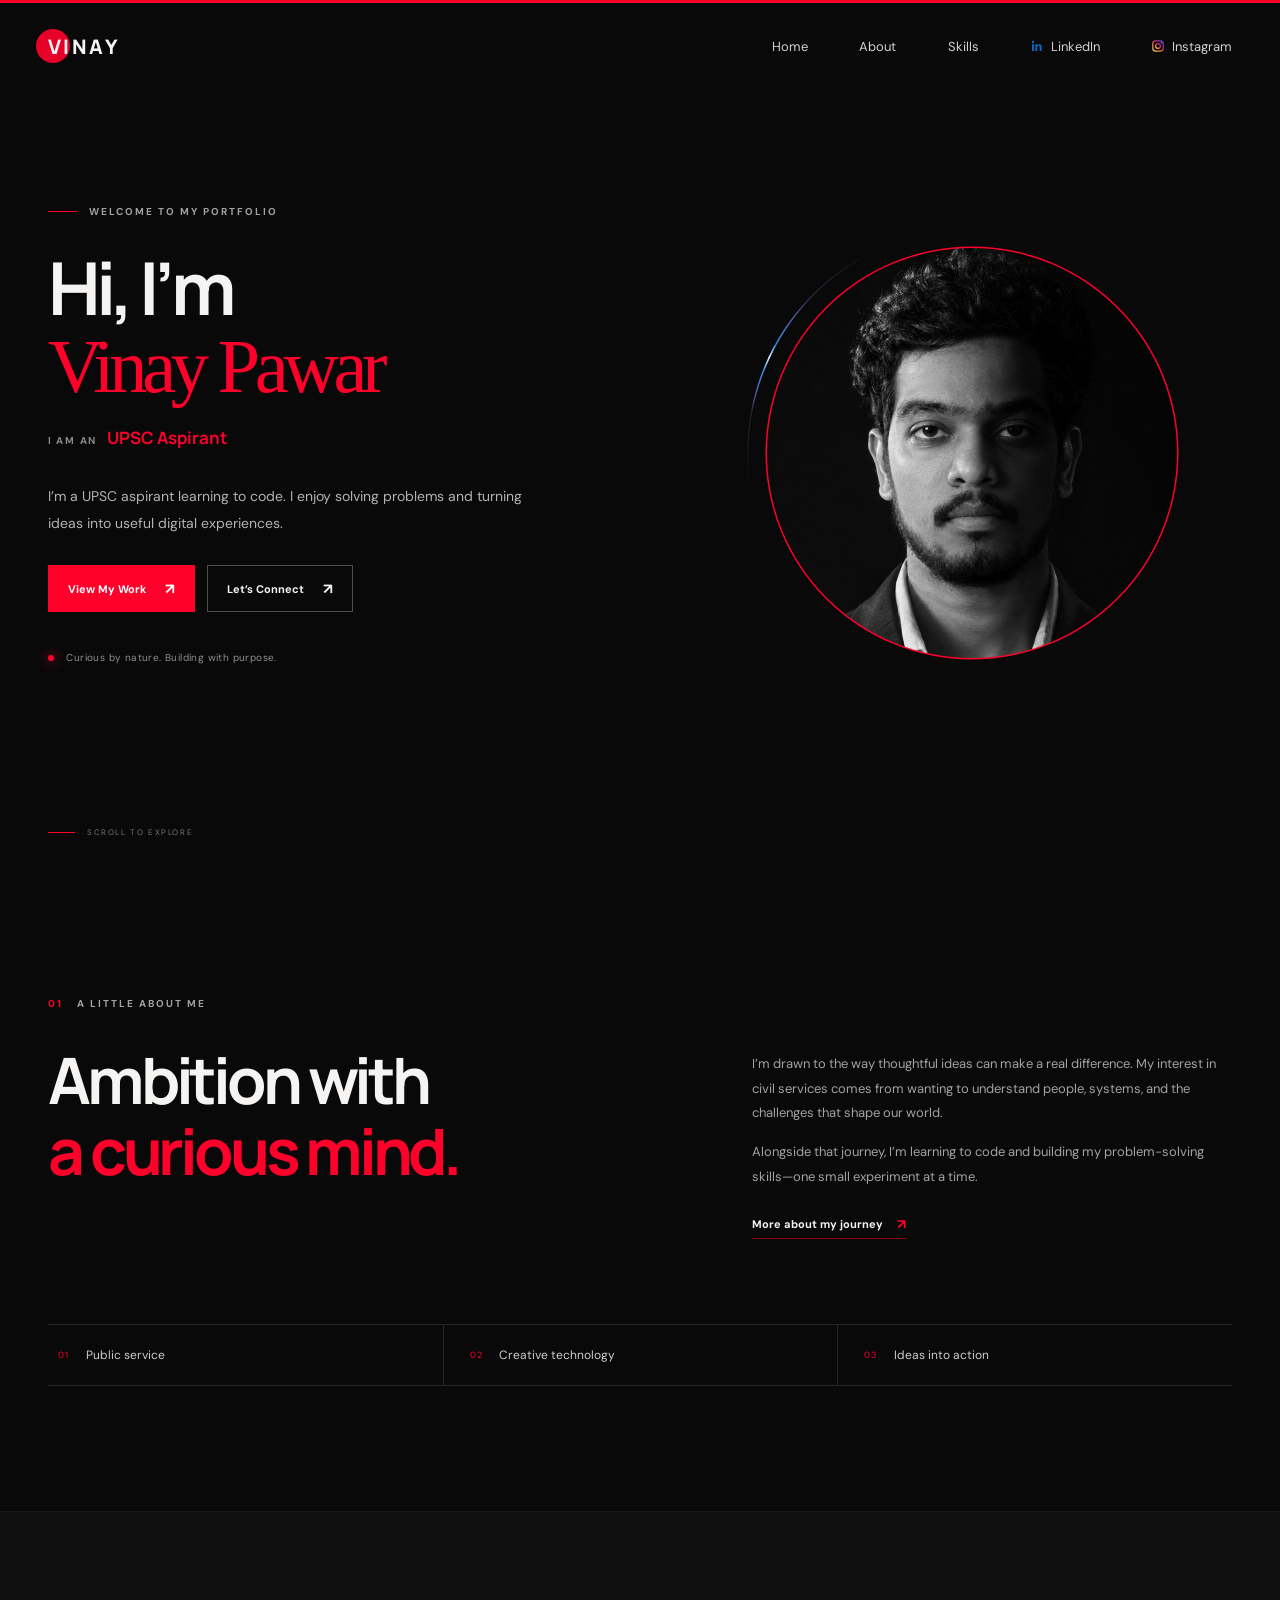
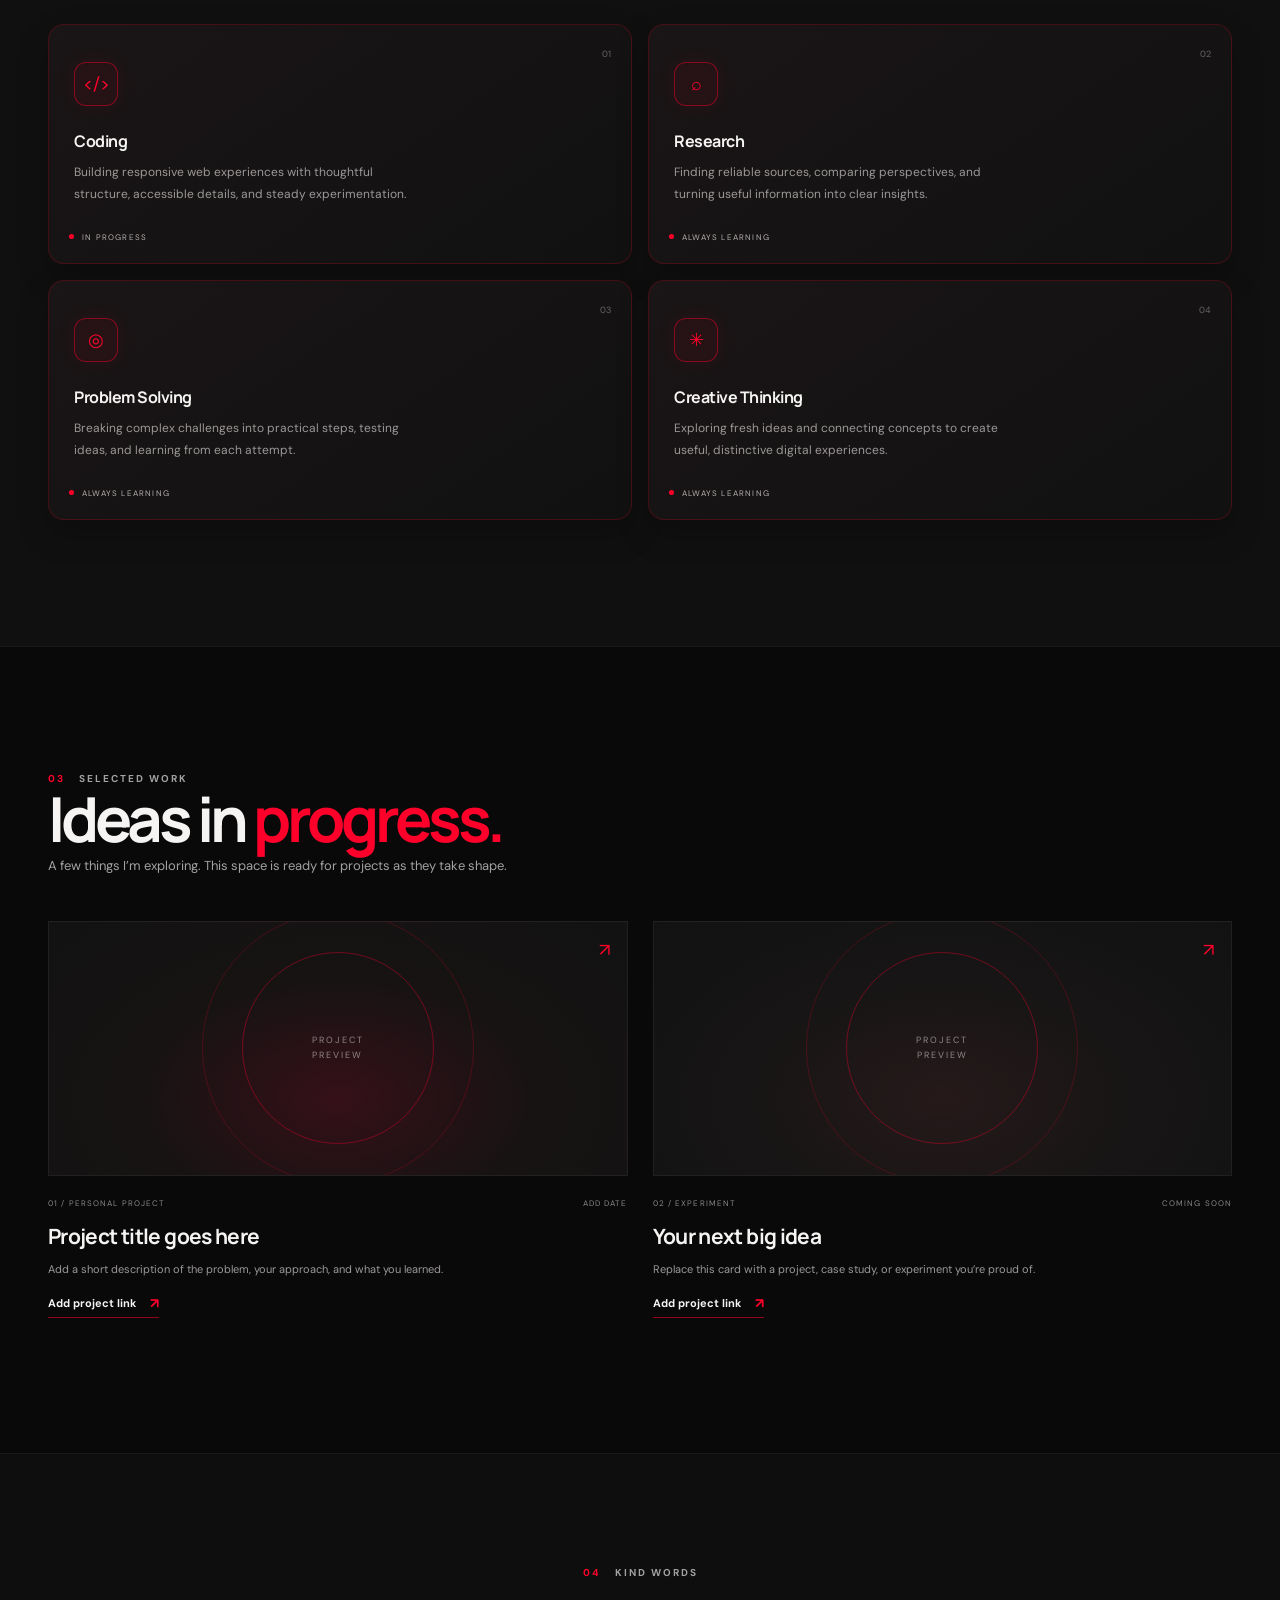
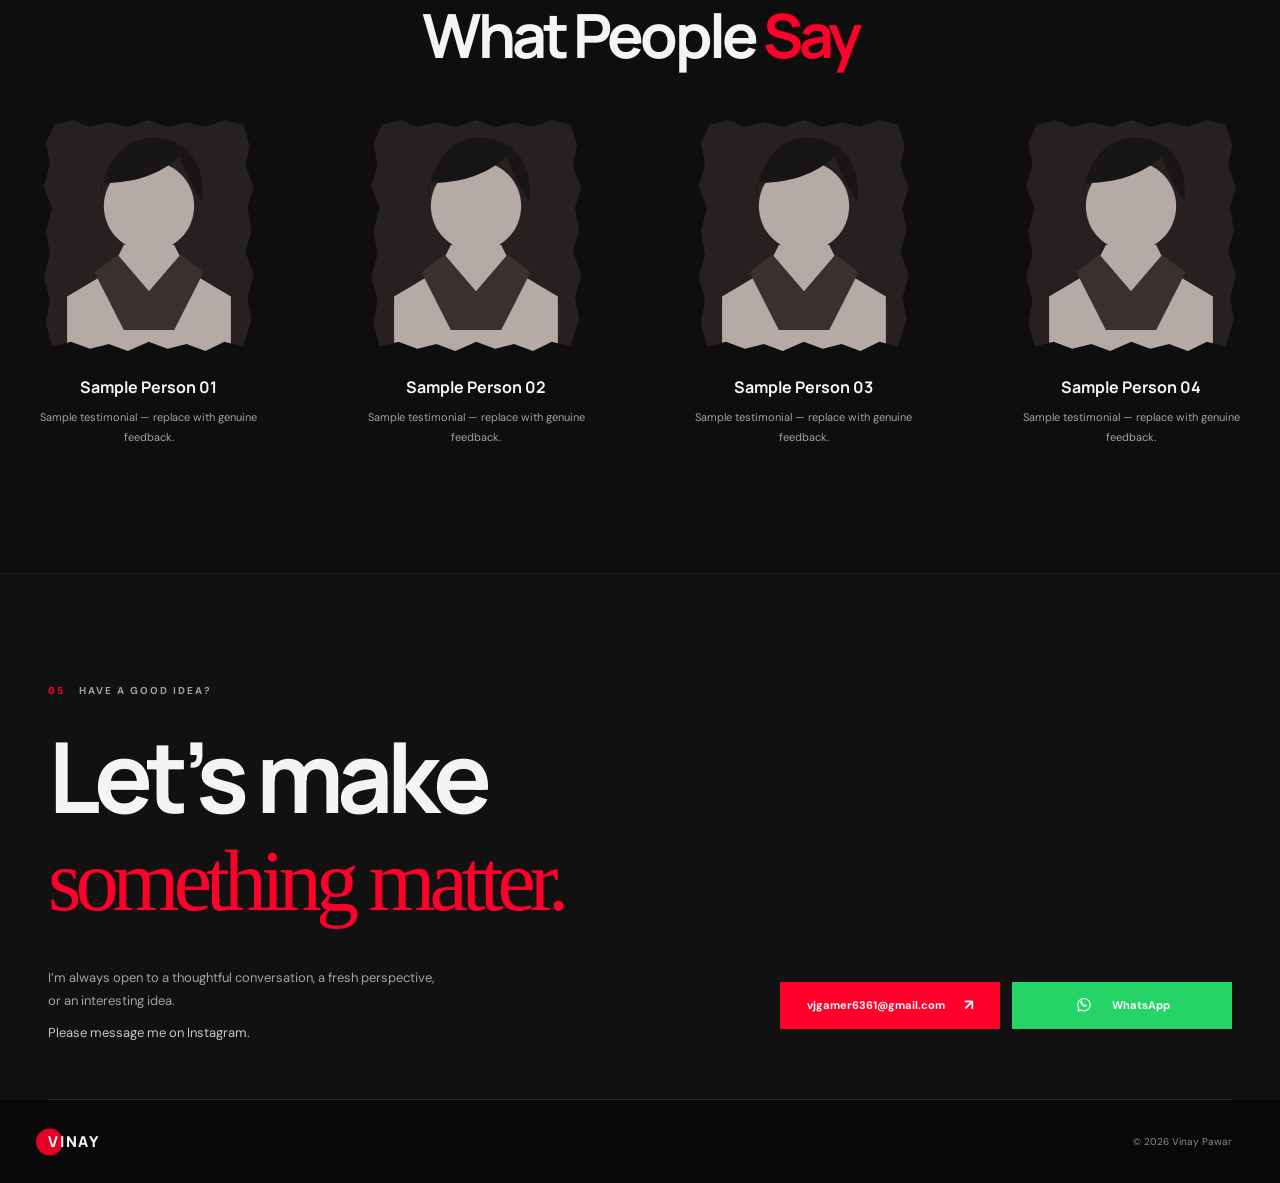
<file: index.html>
<!doctype html>
<html lang="en">
<head>
  <meta charset="utf-8">
  <meta name="viewport" content="width=device-width, initial-scale=1">
  <meta name="theme-color" content="#090909">
  <meta name="description" content="Vinay Pawar — UPSC aspirant and aspiring developer who enjoys problem-solving and building useful digital experiences.">
  <title>Vinay Pawar | Portfolio</title>
  <link rel="stylesheet" href="styles.css">
  <script src="script.js" defer></script>
</head>
<body>
  <div class="top-rule" aria-hidden="true"></div>
  <header class="site-header">
    <a class="brand" href="#home" aria-label="Vinay Pawar home"><span class="brand-orbit"></span><span>VINAY</span></a>
    <button class="menu-toggle" type="button" aria-expanded="false" aria-controls="primary-navigation" aria-label="Open navigation">
      <span></span><span></span>
    </button>
    <nav class="navigation" id="primary-navigation" aria-label="Main navigation">
      <a href="#home">Home</a>
      <a href="#about">About</a>
      <a href="#skills">Skills</a>
      <a class="nav-social-link" href="https://www.linkedin.com/in/vinay-pawar-2566b639a/" target="_blank" rel="noopener noreferrer">
        <svg class="linkedin-icon" viewBox="0 0 24 24" aria-hidden="true" focusable="false"><path d="M5.1 3.2a2 2 0 1 1 0 4 2 2 0 0 1 0-4ZM3.4 9h3.5v11.6H3.4V9Zm5.7 0h3.4v1.6h.1a3.7 3.7 0 0 1 3.3-1.8c3.5 0 4.1 2.3 4.1 5.2v6.6h-3.5v-5.8c0-1.4 0-3.1-1.9-3.1s-2.1 1.5-2.1 3v5.9H9.1V9Z"/></svg>
        LinkedIn
      </a>
      <a class="nav-social-link" href="https://ig.me/m/vinaykumar_074" target="_blank" rel="noopener noreferrer">
        <svg class="instagram-icon" viewBox="0 0 24 24" aria-hidden="true" focusable="false"><defs><linearGradient id="instagram-brand-gradient" x1="0" y1="1" x2="1" y2="0"><stop offset="0" stop-color="#feda75"/><stop offset=".35" stop-color="#fa7e1e"/><stop offset=".62" stop-color="#d62976"/><stop offset=".82" stop-color="#962fbf"/><stop offset="1" stop-color="#4f5bd5"/></linearGradient></defs><rect x="3.1" y="3.1" width="17.8" height="17.8" rx="5" fill="none" stroke="url(#instagram-brand-gradient)" stroke-width="2"/><circle cx="12" cy="12" r="4.1" fill="none" stroke="url(#instagram-brand-gradient)" stroke-width="2"/><circle cx="17.8" cy="6.5" r="1.2" fill="url(#instagram-brand-gradient)"/></svg>
        Instagram
      </a>
    </nav>
  </header>

  <main>
    <section class="hero section-shell" id="home">
      <div class="hero-copy reveal">
        <p class="eyebrow"><span class="eyebrow-line"></span> WELCOME TO MY PORTFOLIO</p>
        <h1>Hi, I’m <span class="handwritten">Vinay Pawar</span></h1>
        <div class="role-line" aria-label="UPSC aspirant and aspiring developer">
          <span class="role-prefix">I AM AN</span>
          <span class="role-word" aria-live="polite">UPSC Aspirant</span>
        </div>
        <p class="hero-intro">I’m a UPSC aspirant learning to code. I enjoy solving problems and turning ideas into useful digital experiences.</p>
        <div class="hero-actions">
          <a class="button button-primary" href="#projects">View My Work <span aria-hidden="true">↗</span></a>
          <a class="button button-outline" href="#contact">Let’s Connect <span aria-hidden="true">↗</span></a>
        </div>
        <div class="hero-note"><span class="status-dot"></span> Curious by nature. Building with purpose.</div>
      </div>

      <div class="hero-visual reveal" aria-label="Portrait of Vinay Pawar">
        <div class="red-disc"></div>
        <div class="orbit-light orbit-light-red" aria-hidden="true"></div>
        <div class="orbit-light orbit-light-blue" aria-hidden="true"></div>
        <div class="portrait-frame">
          <div class="portrait-fallback" aria-hidden="true">
            <span class="fallback-initials">VP</span>
            <span class="fallback-label">YOUR PORTRAIT<br>GOES HERE</span>
          </div>
          <img class="portrait-image" src="assets/vinay-portrait.png" alt="Black-and-white portrait of Vinay Pawar" hidden>
        </div>
      </div>
      <a class="scroll-cue" href="#about"><span></span> SCROLL TO EXPLORE</a>
    </section>

    <section class="content-section section-shell about-section" id="about">
      <div class="section-kicker reveal"><span>01</span> A LITTLE ABOUT ME</div>
      <div class="about-grid">
        <h2 class="reveal">Ambition with<br><span class="accent-text">a curious mind.</span></h2>
        <div class="about-copy reveal">
          <p>I’m drawn to the way thoughtful ideas can make a real difference. My interest in civil services comes from wanting to understand people, systems, and the challenges that shape our world.</p>
          <p>Alongside that journey, I’m learning to code and building my problem-solving skills—one small experiment at a time.</p>
          <a class="text-link" href="#contact">More about my journey <span aria-hidden="true">↗</span></a>
        </div>
      </div>
      <div class="values-row reveal">
        <div><span class="value-number">01</span><span>Public service</span></div>
        <div><span class="value-number">02</span><span>Creative technology</span></div>
        <div><span class="value-number">03</span><span>Ideas into action</span></div>
      </div>
    </section>

    <section class="content-section skills-section" id="skills" aria-label="Skills">
      <div class="section-shell">
        <div class="skill-grid">
          <article class="skill-card" tabindex="0"><span class="card-number">01</span><span class="skill-icon" aria-hidden="true">&lt;/&gt;</span><h3>Coding</h3><p>Building responsive web experiences with thoughtful structure, accessible details, and steady experimentation.</p><span class="card-tag">IN PROGRESS</span></article>
          <article class="skill-card" tabindex="0"><span class="card-number">02</span><span class="skill-icon" aria-hidden="true">⌕</span><h3>Research</h3><p>Finding reliable sources, comparing perspectives, and turning useful information into clear insights.</p><span class="card-tag">ALWAYS LEARNING</span></article>
          <article class="skill-card" tabindex="0"><span class="card-number">03</span><span class="skill-icon" aria-hidden="true">◎</span><h3>Problem Solving</h3><p>Breaking complex challenges into practical steps, testing ideas, and learning from each attempt.</p><span class="card-tag">ALWAYS LEARNING</span></article>
          <article class="skill-card" tabindex="0"><span class="card-number">04</span><span class="skill-icon" aria-hidden="true">✳</span><h3>Creative Thinking</h3><p>Exploring fresh ideas and connecting concepts to create useful, distinctive digital experiences.</p><span class="card-tag">ALWAYS LEARNING</span></article>
        </div>
      </div>
    </section>

    <section class="content-section section-shell projects-section" id="projects">
      <div class="section-heading reveal">
        <div><div class="section-kicker"><span>03</span> SELECTED WORK</div><h2>Ideas in <span class="accent-text">progress.</span></h2></div>
        <p>A few things I’m exploring. This space is ready for projects as they take shape.</p>
      </div>
      <div class="project-grid">
        <article class="project-card reveal">
          <a class="project-visual project-visual-one" href="#contact" aria-label="Add project link for Project 01"><span class="project-placeholder">PROJECT<br>PREVIEW</span><span class="project-arrow">↗</span></a>
          <div class="project-meta"><span>01 / PERSONAL PROJECT</span><span>ADD DATE</span></div>
          <h3>Project title goes here</h3>
          <p>Add a short description of the problem, your approach, and what you learned.</p>
          <a class="text-link" href="#contact">Add project link <span aria-hidden="true">↗</span></a>
        </article>
        <article class="project-card reveal">
          <a class="project-visual project-visual-two" href="#contact" aria-label="Add project link for Project 02"><span class="project-placeholder">PROJECT<br>PREVIEW</span><span class="project-arrow">↗</span></a>
          <div class="project-meta"><span>02 / EXPERIMENT</span><span>COMING SOON</span></div>
          <h3>Your next big idea</h3>
          <p>Replace this card with a project, case study, or experiment you’re proud of.</p>
          <a class="text-link" href="#contact">Add project link <span aria-hidden="true">↗</span></a>
        </article>
      </div>
    </section>

    <section class="content-section testimonials-section" id="testimonials">
      <div class="testimonial-heading reveal">
        <div class="section-kicker"><span>04</span> KIND WORDS</div>
        <h2>What People <span class="accent-text">Say</span></h2>
      </div>
      <div class="testimonial-tools reveal" hidden>
        <button class="testimonial-edit-toggle" id="testimonial-edit-toggle" type="button" aria-expanded="false" aria-controls="testimonial-editor">Edit testimonials</button>
        <p class="testimonial-status" id="testimonial-status" role="status" aria-live="polite">Edits are saved in this browser only.</p>
      </div>
      <form class="testimonial-editor" id="testimonial-editor" hidden>
        <div class="testimonial-editor-list" id="testimonial-editor-list"></div>
        <div class="testimonial-editor-actions">
          <button class="editor-secondary" id="add-testimonial" type="button">+ Add person</button>
          <div>
            <button class="editor-secondary" id="cancel-testimonial-edit" type="button">Cancel</button>
            <button class="editor-save" type="submit">Save changes</button>
          </div>
        </div>
      </form>
      <div class="testimonial-grid">
        <article class="testimonial-item reveal">
          <!-- Replace this placeholder portrait with this person's photo. -->
          <div class="testimonial-photo photo-one" role="img" aria-label="Sample portrait placeholder">
            <svg viewBox="0 0 200 220" aria-hidden="true"><rect width="200" height="220" fill="#262020"/><circle cx="100" cy="82" r="43" fill="#b5aaa5"/><path d="M54 78c2-42 26-61 49-61 34 0 51 24 48 60-10-12-17-31-22-42-20 18-44 25-74 25z" fill="#171515"/><path d="M76 119h48l12 24 42 25v52H22v-52l42-25z" fill="#b5aaa5"/><path d="M70 128l30 35 30-35 22 17-28 55H76l-28-55z" fill="#3a3030"/></svg>
          </div>
          <h3>Sample Person 01</h3>
          <p>Sample testimonial — replace with genuine feedback.</p>
        </article>
        <article class="testimonial-item reveal">
          <div class="testimonial-photo photo-two" role="img" aria-label="Sample portrait placeholder">
            <svg viewBox="0 0 200 220" aria-hidden="true"><rect width="200" height="220" fill="#1e2224"/><circle cx="100" cy="82" r="43" fill="#c1b6ad"/><path d="M57 77c-1-37 18-61 44-61 34 0 53 24 44 66-8-5-14-20-17-38-16 17-40 27-71 33z" fill="#19191a"/><path d="M76 119h48l12 24 42 25v52H22v-52l42-25z" fill="#c1b6ad"/><path d="M70 128l30 35 30-35 22 17-28 55H76l-28-55z" fill="#353c40"/></svg>
          </div>
          <h3>Sample Person 02</h3>
          <p>Sample testimonial — replace with genuine feedback.</p>
        </article>
        <article class="testimonial-item reveal">
          <div class="testimonial-photo photo-three" role="img" aria-label="Sample portrait placeholder">
            <svg viewBox="0 0 200 220" aria-hidden="true"><rect width="200" height="220" fill="#29251f"/><circle cx="100" cy="82" r="43" fill="#c0b1a3"/><path d="M56 77c0-41 22-62 48-62 32 0 49 24 46 62-13-8-22-24-26-42-15 19-38 31-68 34z" fill="#211e1a"/><path d="M76 119h48l12 24 42 25v52H22v-52l42-25z" fill="#c0b1a3"/><path d="M70 128l30 35 30-35 22 17-28 55H76l-28-55z" fill="#464038"/></svg>
          </div>
          <h3>Sample Person 03</h3>
          <p>Sample testimonial — replace with genuine feedback.</p>
        </article>
        <article class="testimonial-item reveal">
          <div class="testimonial-photo photo-four" role="img" aria-label="Sample portrait placeholder">
            <svg viewBox="0 0 200 220" aria-hidden="true"><rect width="200" height="220" fill="#202327"/><circle cx="100" cy="82" r="43" fill="#b9aaa1"/><path d="M55 80c-3-39 21-65 47-65 34 0 51 25 45 67-10-7-17-22-22-41-16 20-39 32-70 39z" fill="#191a1c"/><path d="M76 119h48l12 24 42 25v52H22v-52l42-25z" fill="#b9aaa1"/><path d="M70 128l30 35 30-35 22 17-28 55H76l-28-55z" fill="#343a40"/></svg>
          </div>
          <h3>Sample Person 04</h3>
          <p>Sample testimonial — replace with genuine feedback.</p>
        </article>
      </div>
    </section>

    <section class="contact-section" id="contact">
      <div class="section-shell contact-inner">
        <div class="section-kicker reveal"><span>05</span> HAVE A GOOD IDEA?</div>
        <h2 class="reveal">Let’s make<br><span class="handwritten">something matter.</span></h2>
        <div class="contact-bottom reveal">
          <p>I’m always open to a thoughtful conversation, a fresh perspective, or an interesting idea.<span class="instagram-desktop-note">Please message me on Instagram.</span></p>
          <div class="contact-actions">
            <a class="button button-primary" href="mailto:vjgamer6361@gmail.com">vjgamer6361@gmail.com <span aria-hidden="true">↗</span></a>
            <a class="button button-primary contact-whatsapp" href="https://wa.me/917975025445" target="_blank" rel="noopener noreferrer" aria-label="Open WhatsApp chat">
              <svg viewBox="0 0 32 32" aria-hidden="true" focusable="false">
                <path d="M16 3.5a12.1 12.1 0 0 0-10.4 18.3L4 28l6.4-1.6A12.1 12.1 0 1 0 16 3.5Zm0 22.1a10 10 0 0 1-5.1-1.4l-.4-.2-3.8 1 1-3.7-.3-.4A10 10 0 1 1 16 25.6Z" fill="currentColor"/>
                <path d="M12.5 10.1c-.3-.7-.6-.7-.9-.7h-.8c-.3 0-.7.1-1 .5-.4.4-1.3 1.3-1.3 3.1s1.3 3.5 1.5 3.7c.2.3 2.5 4 6.1 5.4 3 .1 3.6.1 4.2-.2.7-.3 1.3-1.1 1.5-1.8.2-.8.2-1.4.1-1.6-.1-.1-.3-.2-.7-.4l-2.2-1.1c-.3-.1-.5-.2-.7.2-.2.3-.8 1.1-.9 1.3-.2.2-.3.3-.6.1-.3-.1-1.3-.5-2.4-1.5-.9-.8-1.5-1.8-1.7-2.1-.2-.3 0-.4.1-.6.1-.1.3-.3.5-.6.2-.2.2-.3.3-.5.1-.2 0-.4 0-.5l-1-2.3Z" fill="currentColor" transform="translate(2 0) scale(.86)"/>
              </svg>
              WhatsApp
            </a>
          </div>
        </div>
      </div>
    </section>

  </main>

  <footer class="site-footer section-shell">
    <a class="brand footer-brand" href="#home"><span class="brand-orbit"></span><span>VINAY</span></a>
    <span>© <span id="current-year"></span> Vinay Pawar</span>
  </footer>
</body>
</html>
</file>
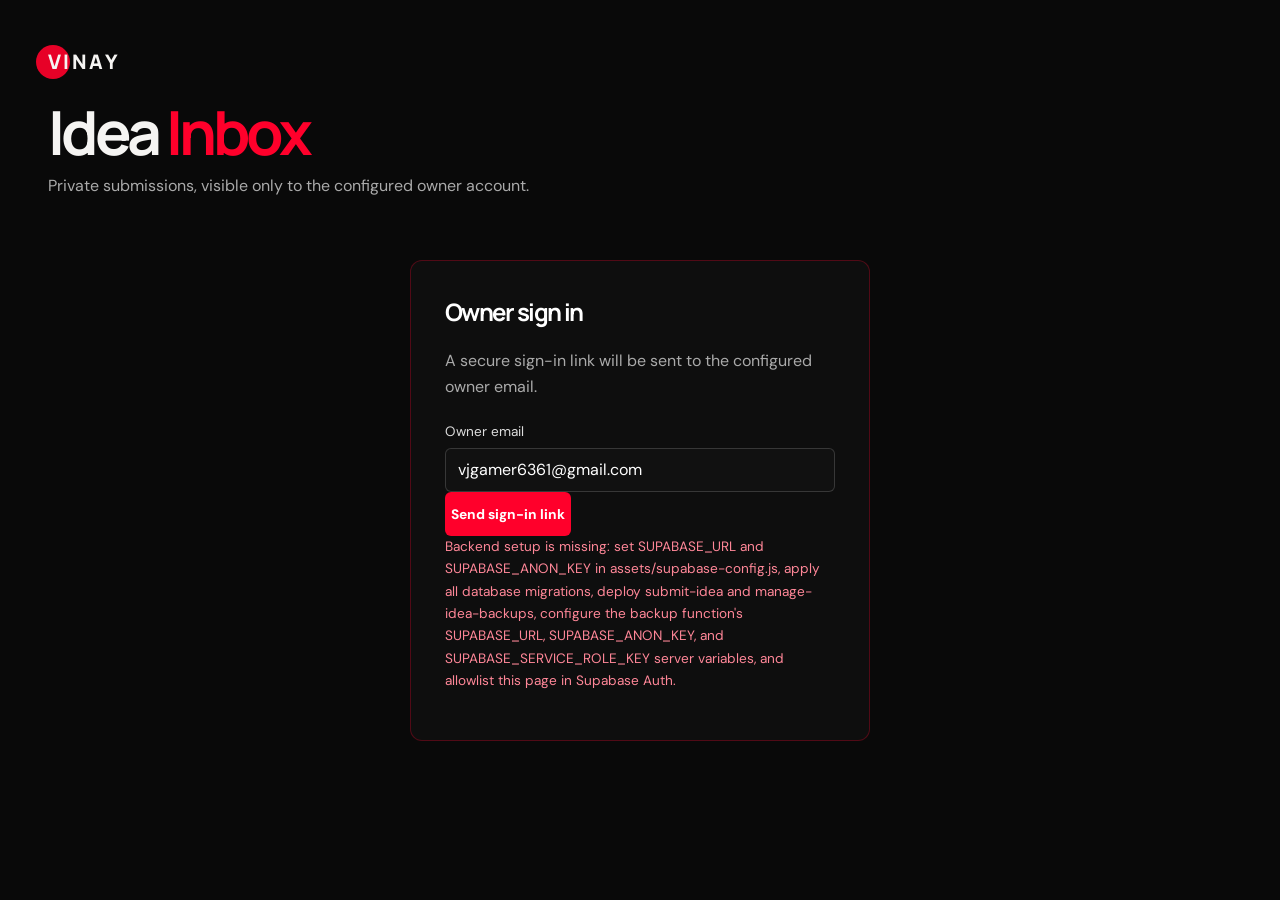
<file: idea-inbox.html>
<!doctype html>
<html lang="en">
<head>
  <meta charset="utf-8">
  <meta name="viewport" content="width=device-width, initial-scale=1">
  <meta name="theme-color" content="#080808">
  <title>Idea Inbox | Vinay Pawar</title>
  <link rel="preconnect" href="https://fonts.googleapis.com">
  <link rel="preconnect" href="https://fonts.gstatic.com" crossorigin>
  <link href="https://fonts.googleapis.com/css2?family=DM+Sans:wght@400;500;600;700&family=Playfair+Display:ital,wght@0,500;1,500&display=swap" rel="stylesheet">
  <link rel="stylesheet" href="styles.css">
</head>
<body>
  <main class="idea-inbox-page section-shell">
    <header class="inbox-header">
      <div>
        <a class="brand" href="index.html"><span class="brand-orbit"></span><span>VINAY</span></a>
        <h1>Idea <span class="accent-text">Inbox</span></h1>
        <p>Private submissions, visible only to the configured owner account.</p>
      </div>
      <button class="inbox-signout" id="inbox-signout" type="button" hidden>Sign out</button>
    </header>

    <section class="inbox-auth-panel" id="inbox-auth-panel">
      <h2>Owner sign in</h2>
      <p>A secure sign-in link will be sent to the configured owner email.</p>
      <form id="inbox-login-form">
        <label for="inbox-owner-email">Owner email</label>
        <input id="inbox-owner-email" type="email" autocomplete="email" required readonly>
        <button class="idea-submit-button" id="inbox-login-button" type="submit">Send sign-in link</button>
      </form>
      <p class="inbox-message" id="inbox-auth-message" role="status" aria-live="polite"></p>
    </section>

    <section class="inbox-dashboard" id="inbox-dashboard" hidden>
      <div class="inbox-toolbar">
        <h2>Submissions</h2>
        <button class="inbox-signout" id="inbox-refresh" type="button">Refresh</button>
      </div>
      <p class="inbox-message" id="inbox-dashboard-message" role="status" aria-live="polite"></p>
      <section class="inbox-backup-panel" aria-labelledby="inbox-backup-heading">
        <div class="inbox-backup-heading">
          <div>
            <h2 id="inbox-backup-heading">Backup &amp; Storage</h2>
            <p>Create private ZIP snapshots of all submissions and their uploaded files.</p>
          </div>
          <button class="idea-submit-button inbox-backup-create" id="inbox-create-backup" type="button">Create Backup</button>
        </div>
        <div class="inbox-backup-progress" id="inbox-backup-progress" hidden>
          <progress aria-label="Backup operation in progress"></progress>
          <span id="inbox-backup-progress-message" role="status" aria-live="polite"></span>
        </div>
        <p class="inbox-message" id="inbox-backup-message" role="status" aria-live="polite"></p>
        <dl class="inbox-backup-stats">
          <div><dt>Last successful backup</dt><dd id="inbox-last-backup">Not yet backed up</dd></div>
          <div><dt>Backup storage used</dt><dd id="inbox-backup-usage">—</dd></div>
        </dl>
        <div class="inbox-backup-history">
          <h3>Backup history</h3>
          <div class="inbox-backup-table-wrap">
            <table>
              <thead><tr><th>Date &amp; time</th><th>Size</th><th>Status</th><th>Action</th></tr></thead>
              <tbody id="inbox-backup-history"></tbody>
            </table>
          </div>
          <p class="inbox-backup-empty" id="inbox-backup-empty">No backups yet.</p>
        </div>
        <div class="inbox-restore">
          <input class="inbox-restore-file" id="inbox-restore-file" type="file" accept=".zip,application/zip">
          <button class="inbox-signout" id="inbox-select-restore" type="button">Restore Backup</button>
          <p class="inbox-restore-help">Choose a ZIP backup to validate and preview before restoring. Existing idea IDs will be skipped, not overwritten.</p>
          <div class="inbox-restore-preview" id="inbox-restore-preview" hidden>
            <h3>Restore preview</h3>
            <p id="inbox-restore-summary"></p>
            <p id="inbox-restore-duplicates"></p>
            <ul class="inbox-restore-records" id="inbox-restore-records"></ul>
            <button class="idea-submit-button" id="inbox-confirm-restore" type="button">Confirm Restore</button>
          </div>
        </div>
      </section>
      <section class="inbox-backup-panel" aria-labelledby="inbox-instagram-heading">
        <div class="inbox-backup-heading">
          <div>
            <h2 id="inbox-instagram-heading">Instagram Icebreaker</h2>
            <p>Configure and verify the suggestion for eligible visitors starting a new conversation in the Instagram mobile app.</p>
          </div>
          <button class="idea-submit-button inbox-backup-create" id="inbox-configure-instagram-icebreaker" type="button">Configure Icebreaker</button>
        </div>
        <p class="inbox-restore-help">Suggested message: “Hi Vinay, I saw your profile and would like to connect.” Existing Icebreakers are preserved. Meta does not display Icebreakers on desktop.</p>
        <p class="inbox-message" id="inbox-instagram-icebreaker-message" role="status" aria-live="polite"></p>
      </section>
      <div class="inbox-panel">
        <div class="inbox-list" id="inbox-list"></div>
        <p class="inbox-empty" id="inbox-empty" hidden>No ideas have been submitted yet.</p>
      </div>
      <article class="inbox-detail" id="inbox-detail" hidden></article>
    </section>
  </main>
  <script type="module" src="idea-inbox.js"></script>
</body>
</html>
</file>
<file: styles.css>
@import url('https://fonts.googleapis.com/css2?family=DM+Sans:wght@400;500;600;700&family=Manrope:wght@400;500;600;700;800&display=swap');

:root {
  color-scheme: dark;
  --background: #090909;
  --surface: #111111;
  --surface-light: #171717;
  --red: #ff002b;
  --red-dark: #720019;
  --white: #f5f4f2;
  --muted: #a4a1a1;
  --line: rgba(255, 255, 255, .12);
  --display: "Manrope", "Arial", sans-serif;
  --body: "DM Sans", "Arial", sans-serif;
}

* { box-sizing: border-box; }
[hidden] { display: none !important; }
html { scroll-behavior: smooth; scroll-padding-top: 92px; }
body { margin: 0; background: var(--background); color: var(--white); font-family: var(--body); -webkit-font-smoothing: antialiased; }
a { color: inherit; text-decoration: none; }
button { font: inherit; }
.top-rule { position: absolute; z-index: 20; inset: 0 0 auto; height: 3px; background: var(--red); }
.section-shell, .site-header { width: min(1200px, calc(100% - 96px)); margin-inline: auto; }
.site-header { height: 92px; display: flex; justify-content: space-between; align-items: center; position: relative; z-index: 10; }
.brand { position: relative; isolation: isolate; display: inline-flex; align-items: center; font: 800 20px var(--display); letter-spacing: .12em; }
.brand-orbit { position: absolute; z-index: -1; width: 34px; height: 34px; border-radius: 50%; left: -12px; top: 50%; transform: translateY(-50%); background: var(--red); opacity: .9; }
.navigation { display: flex; align-items: center; gap: clamp(24px, 4vw, 52px); font-size: 13px; color: #d3d0d0; }
.navigation a { transition: color .2s ease; }
.navigation a:hover, .text-link:hover { color: var(--red); }
.navigation .nav-social-link { display: inline-flex; align-items: center; gap: 7px; }
.navigation .nav-social-link svg { width: 14px; height: 14px; flex: 0 0 auto; }
.navigation .linkedin-icon { color: #0a66c2; fill: currentColor; }
.button-primary:hover { background: #d90026; transform: translateY(-2px); }
.menu-toggle { display: none; }

.hero { min-height: min(780px, calc(100svh - 92px)); min-height: max(660px, min(780px, calc(100svh - 92px))); position: relative; display: grid; grid-template-columns: 1.05fr .95fr; align-items: center; padding-top: 15px; padding-bottom: 95px; }
.hero-copy { position: relative; z-index: 2; padding-bottom: 15px; }
.eyebrow, .section-kicker { color: var(--muted); font-size: 10px; font-weight: 700; letter-spacing: .2em; }
.eyebrow { display: flex; gap: 12px; align-items: center; margin: 0 0 30px; }
.eyebrow-line { display: inline-block; height: 1px; width: 29px; background: var(--red); }
h1, h2, h3, p { margin-top: 0; }
h1, h2 { font-family: var(--display); letter-spacing: -.065em; }
h1 { max-width: 700px; margin-bottom: 17px; font-size: clamp(43px, 5.7vw, 76px); line-height: 1.08; font-weight: 700; }
.handwritten { font-family: "Segoe Script", "Brush Script MT", cursive; font-weight: 400; letter-spacing: -.07em; }
.hero h1 .handwritten { display: block; color: var(--red); font-size: 1.05em; }
.role-line { min-height: 38px; display: flex; align-items: baseline; gap: 10px; margin-bottom: 19px; }
.role-prefix { font-size: 10px; font-weight: 700; letter-spacing: .17em; color: #8e8a8a; }
.role-word { font: 700 17px var(--display); color: var(--red); transition: opacity .18s ease, transform .18s ease; }
.role-word.role-changing { opacity: 0; transform: translateY(4px); }
.hero-intro { max-width: 490px; margin-bottom: 29px; color: #b6b2b2; font-size: 14px; line-height: 1.9; }
.hero-actions { display: flex; flex-wrap: wrap; gap: 12px; }
.button { min-height: 47px; display: inline-flex; align-items: center; justify-content: center; gap: 19px; padding: 0 19px; font-size: 11px; font-weight: 700; transition: background .22s ease, border-color .22s ease, transform .22s ease, color .22s ease; }
.button span { font-size: 15px; }
.button-primary { background: var(--red); border: 1px solid var(--red); color: white; }
.button-outline { border: 1px solid rgba(255,255,255,.28); }
.button-outline:hover { border-color: var(--red); color: var(--red); transform: translateY(-2px); }
.hero-note { margin-top: 39px; color: #918d8d; font-size: 10px; letter-spacing: .04em; }
.status-dot { display: inline-block; width: 6px; height: 6px; margin-right: 9px; border-radius: 50%; background: var(--red); box-shadow: 0 0 12px var(--red); }

.hero-visual { position: relative; width: min(100%, 520px); height: 530px; justify-self: end; display: grid; place-items: center; isolation: isolate; }
.red-disc { position: absolute; z-index: -2; width: min(82.5%, 413px); aspect-ratio: 1; border-radius: 50%; background: var(--red); top: 52%; left: 50%; transform: translate(-50%, -50%); }
.orbit-light { position: absolute; z-index: -1; top: 52%; left: 50%; width: min(87%, 450px); aspect-ratio: 1; border-radius: 50%; -webkit-mask: radial-gradient(farthest-side, transparent calc(100% - 2px), #000 calc(100% - 1px)); mask: radial-gradient(farthest-side, transparent calc(100% - 2px), #000 calc(100% - 1px)); transform: translate(-50%, -50%); }
.orbit-light-red { background: conic-gradient(from 0deg, transparent 0deg 72%, rgba(255,0,43,.12) 78%, #ff002b 81%, #fff 82%, #ff002b 83%, rgba(255,0,43,.16) 87%, transparent 93% 360deg); filter: drop-shadow(0 0 7px rgba(255,0,43,.8)); animation: orbit-sweep 5s linear infinite; }
.orbit-light-blue { background: conic-gradient(from 0deg, transparent 0deg 72%, rgba(0,164,255,.1) 78%, #009dff 81%, #d9f4ff 82%, #009dff 83%, rgba(0,164,255,.15) 87%, transparent 93% 360deg); filter: drop-shadow(0 0 7px rgba(0,157,255,.85)); animation: orbit-sweep-reverse 5s linear infinite; }
.portrait-frame { position: absolute; top: 52%; left: 50%; width: min(79%, 410px); aspect-ratio: 1; border-radius: 50%; transform: translate(-50%, -50%); overflow: hidden; display: grid; place-items: center; }
.portrait-image { position: absolute; inset: 0; width: 100%; height: 100%; object-fit: cover; object-position: center 20%; }
.portrait-fallback { width: 75%; height: 84%; align-self: end; display: flex; flex-direction: column; justify-content: center; align-items: center; gap: 13px; border: 1px solid rgba(255,255,255,.22); background: linear-gradient(160deg, rgba(28,28,28,.8), rgba(8,8,8,.95)); clip-path: polygon(20% 0, 80% 0, 97% 21%, 100% 100%, 0 100%, 3% 21%); }
.fallback-initials { font: 800 clamp(66px, 10vw, 112px)/1 var(--display); color: var(--red); letter-spacing: -.1em; }
.fallback-label { color: #b4b1b1; font-size: 8px; line-height: 1.7; letter-spacing: .19em; text-align: center; }
.scroll-cue { position: absolute; bottom: 35px; left: 0; display: flex; align-items: center; gap: 12px; color: #777; font-size: 8px; letter-spacing: .2em; }
.scroll-cue span { display: inline-block; width: 27px; height: 1px; background: var(--red); }

.content-section { padding-top: 125px; padding-bottom: 125px; }
.section-kicker { display: flex; gap: 14px; align-items: center; }
.section-kicker span { color: var(--red); }
.about-grid { display: grid; grid-template-columns: 1.1fr .9fr; gap: 10%; margin-top: 34px; }
.about-grid h2, .section-heading h2 { margin: 0; font-size: clamp(40px, 5vw, 65px); line-height: 1.11; }
.accent-text { color: var(--red); }
.about-copy { padding-top: 8px; }
.about-copy p, .section-heading > p { color: var(--muted); font-size: 13px; line-height: 1.9; }
.about-copy p + p { margin-top: 14px; }
.text-link { display: inline-flex; align-items: center; gap: 14px; margin-top: 13px; padding-bottom: 5px; border-bottom: 1px solid rgba(255,0,43,.55); font-size: 11px; font-weight: 700; transition: color .2s ease; }
.text-link span { color: var(--red); font-size: 14px; }
.values-row { display: grid; grid-template-columns: repeat(3, 1fr); margin-top: 85px; border-top: 1px solid var(--line); border-bottom: 1px solid var(--line); }
.values-row div { display: flex; align-items: center; gap: 17px; padding: 22px 10px; color: #d0cdcd; font-size: 12px; }
.value-number { color: var(--red); font-size: 9px; letter-spacing: .1em; }
.values-row div + div { border-left: 1px solid var(--line); padding-left: 26px; }

.skills-section { padding: 112px 0 126px; background: #101010; border-block: 1px solid rgba(255,255,255,.035); }
.skill-grid { display: grid; grid-template-columns: repeat(2, minmax(0, 1fr)); gap: 16px; }
.skill-card { min-height: 240px; padding: 27px 25px; position: relative; overflow: hidden; border: 1px solid rgba(255,0,43,.2); border-radius: 16px; background: linear-gradient(145deg, #1a1516, #111); box-shadow: 0 14px 32px rgba(0,0,0,.22); transition: transform .3s ease, border-color .3s ease, background .3s ease, box-shadow .3s ease; }
.skill-card:hover, .skill-card:focus-visible { transform: translateY(-5px); border-color: rgba(255,0,43,.7); background: linear-gradient(145deg, #211719, #131111); box-shadow: 0 18px 36px rgba(0,0,0,.3), 0 0 24px rgba(255,0,43,.08); outline: none; }
.card-number { position: absolute; top: 23px; right: 20px; color: #696565; font-size: 9px; }
.skill-icon { display: inline-grid; place-items: center; width: 44px; height: 44px; margin: 10px 0 24px; border: 1px solid rgba(255,0,43,.46); border-radius: 12px; background: rgba(255,0,43,.06); color: var(--red); font-size: 18px; box-shadow: 0 0 20px rgba(255,0,43,.08); }
.skill-card h3, .project-card h3 { margin-bottom: 10px; font: 700 16px var(--display); letter-spacing: -.03em; }
.skill-card p, .project-card p { margin-bottom: 20px; color: #9c9898; font-size: 11px; line-height: 1.8; }
.skill-card p { max-width: 42ch; font-size: 12px; }
.card-tag { position: absolute; bottom: 21px; left: 20px; color: #b5b0b0; font-size: 8px; letter-spacing: .15em; }
.card-tag::before { content: ""; display: inline-block; width: 5px; height: 5px; margin-right: 8px; border-radius: 50%; background: var(--red); vertical-align: 1px; }
.projects-section { padding-top: 125px; padding-bottom: 135px; }
.projects-section .section-heading { margin-bottom: 42px; }
.projects-section .section-heading h2 { font-size: clamp(40px, 5vw, 62px); }
.project-grid { display: grid; grid-template-columns: repeat(2, 1fr); gap: 25px; }
.project-visual { height: 255px; display: grid; place-items: center; position: relative; overflow: hidden; background: #171717; border: 1px solid rgba(255,255,255,.06); }
.project-visual::before, .project-visual::after { content: ""; position: absolute; width: 270px; height: 270px; border: 1px solid rgba(255,0,43,.2); border-radius: 50%; transition: transform .5s ease; }
.project-visual::after { width: 190px; height: 190px; border-color: rgba(255,0,43,.38); }
.project-visual:hover::before { transform: scale(1.13); }
.project-visual:hover::after { transform: scale(1.2); }
.project-visual-one { background: radial-gradient(ellipse at 50% 70%, #351018 0, #171313 48%, #121212 100%); }
.project-visual-two { background: radial-gradient(ellipse at 50% 70%, #26191a 0, #171515 48%, #121212 100%); }
.project-placeholder { z-index: 1; color: rgba(255,255,255,.49); font-size: 9px; line-height: 1.7; letter-spacing: .23em; text-align: center; }
.project-arrow { position: absolute; right: 17px; top: 16px; z-index: 2; color: var(--red); font-size: 18px; }
.project-meta { display: flex; justify-content: space-between; gap: 12px; margin: 22px 0 14px; color: #888; font-size: 8px; letter-spacing: .14em; }
.project-card h3 { font-size: 21px; }
.project-card p { max-width: 450px; margin-bottom: 10px; }
.project-card .text-link { margin-top: 4px; }

.testimonials-section { padding-top: 112px; padding-bottom: 125px; background: #0e0e0e; border-top: 1px solid rgba(255,255,255,.045); }
.testimonial-heading { margin-bottom: 51px; text-align: center; }
.testimonial-heading .section-kicker { justify-content: center; }
.testimonial-heading h2 { margin: 22px 0 0; font-size: clamp(40px, 5vw, 61px); line-height: 1.12; }
.testimonial-grid { display: grid; grid-template-columns: repeat(4, minmax(0, 1fr)); gap: 30px; }
.testimonial-item { min-width: 0; text-align: center; }
.testimonial-photo { width: min(100%, 210px); aspect-ratio: 200 / 220; margin: 0 auto 25px; overflow: hidden; clip-path: polygon(5% 2%, 14% 0, 22% 3%, 31% 1%, 40% 3%, 50% 0, 59% 3%, 68% 1%, 77% 3%, 86% 0, 95% 2%, 98% 11%, 96% 20%, 100% 29%, 97% 38%, 99% 48%, 96% 57%, 100% 67%, 97% 77%, 99% 86%, 95% 98%, 86% 96%, 77% 100%, 68% 97%, 59% 99%, 50% 96%, 40% 100%, 31% 97%, 22% 99%, 13% 96%, 4% 98%, 1% 88%, 3% 78%, 0 68%, 3% 58%, 1% 48%, 4% 38%, 0 29%, 3% 19%, 1% 10%); transition: transform .3s ease, filter .3s ease; }
.testimonial-photo svg { display: block; width: 100%; height: 100%; }
.testimonial-photo img { display: block; width: 100%; height: 100%; object-fit: cover; }
.testimonial-item:hover .testimonial-photo { transform: translateY(-6px); filter: drop-shadow(0 10px 18px rgba(255,0,43,.16)); }
.testimonial-item h3 { margin-bottom: 10px; color: var(--white); font: 700 16px var(--display); }
.testimonial-item p { max-width: 235px; margin: 0 auto; color: var(--muted); font-size: 11px; line-height: 1.8; }
.testimonial-tools { display: flex; justify-content: center; align-items: center; flex-wrap: wrap; gap: 14px; margin: -26px 0 42px; }
.testimonial-edit-toggle, .editor-secondary, .editor-save { min-height: 38px; padding: 0 15px; border: 1px solid rgba(255,255,255,.2); background: transparent; color: var(--white); font-size: 10px; font-weight: 700; cursor: pointer; transition: background .2s ease, border-color .2s ease, color .2s ease; }
.testimonial-edit-toggle:hover, .editor-secondary:hover { border-color: var(--red); color: var(--red); }
.testimonial-status { margin: 0; color: #888; font-size: 10px; }
.testimonial-editor { margin: 0 0 50px; padding: 22px; background: #141414; border: 1px solid rgba(255,255,255,.1); }
.testimonial-editor-list { display: grid; grid-template-columns: repeat(2, minmax(0, 1fr)); gap: 14px; }
.testimonial-editor-row { min-width: 0; margin: 0; padding: 16px; border: 1px solid rgba(255,255,255,.1); }
.testimonial-editor-row legend { padding: 0 7px; color: var(--red); font-size: 9px; letter-spacing: .12em; }
.testimonial-editor-row label { display: block; margin: 0 0 12px; color: #c4c0c0; font-size: 10px; }
.testimonial-editor-row input, .testimonial-editor-row textarea { display: block; width: 100%; margin-top: 6px; padding: 10px; border: 1px solid rgba(255,255,255,.16); border-radius: 0; outline: none; background: #0c0c0c; color: var(--white); font: 11px var(--body); }
.testimonial-editor-row input:focus, .testimonial-editor-row textarea:focus { border-color: var(--red); }
.testimonial-editor-row textarea { min-height: 76px; resize: vertical; }
.testimonial-editor-row .remove-testimonial { padding: 0; border: 0; background: transparent; color: #a7a1a1; font: 10px var(--body); text-decoration: underline; text-underline-offset: 3px; cursor: pointer; }
.testimonial-editor-row .remove-testimonial:hover { color: var(--red); }
.testimonial-editor-actions { display: flex; justify-content: space-between; align-items: center; gap: 16px; margin-top: 18px; }
.testimonial-editor-actions > div { display: flex; gap: 9px; }
.editor-save { border-color: var(--red); background: var(--red); }
.editor-save:hover { border-color: #d90026; background: #d90026; }

.contact-section { padding: 110px 0 0; background: #111; border-top: 1px solid rgba(255,255,255,.06); }
.contact-inner h2 { margin: 30px 0 42px; font-size: clamp(56px, 8vw, 98px); line-height: .99; }
.contact-inner h2 .handwritten { color: var(--red); font-size: .88em; }
.contact-bottom { display: flex; align-items: center; justify-content: space-between; gap: 30px; padding-bottom: 55px; border-bottom: 1px solid var(--line); }
.contact-bottom p { max-width: 400px; margin: 0; color: var(--muted); font-size: 13px; line-height: 1.8; }
.instagram-desktop-note { display: block; margin-top: 8px; color: #c5c5c5; }
.contact-actions { display: flex; flex-wrap: wrap; gap: 12px; }
.contact-actions .button { min-width: 220px; }
.contact-whatsapp svg { width: 18px; height: 18px; flex: 0 0 auto; }
.contact-whatsapp { background: #25d366; border-color: #25d366; }
.contact-whatsapp:hover { background: #1da851; border-color: #1da851; }
.site-footer { height: 83px; display: flex; justify-content: space-between; align-items: center; color: #8c8888; font-size: 10px; }
.footer-brand { color: var(--white); font-size: 15px; }
.footer-brand .brand-orbit { width: 27px; height: 27px; }
.back-top { font-size: 8px; letter-spacing: .16em; transition: color .2s ease; }
.back-top:hover { color: var(--red); }

.reveal { opacity: 0; transform: translateY(18px); transition: opacity .65s ease, transform .65s ease; }
.reveal.is-visible { opacity: 1; transform: translateY(0); }
.hero-visual.reveal { transition-delay: .12s; }
.skill-card:nth-child(2), .project-card:nth-child(2) { transition-delay: .08s; }
.skill-card:nth-child(3) { transition-delay: .16s; }
.testimonial-item:nth-child(2) { transition-delay: .08s; }
.testimonial-item:nth-child(3) { transition-delay: .16s; }
.testimonial-item:nth-child(4) { transition-delay: .24s; }
@keyframes orbit-sweep { to { transform: translate(-50%, -50%) rotate(360deg); } }
@keyframes orbit-sweep-reverse { to { transform: translate(-50%, -50%) rotate(-360deg); } }

@media (max-width: 900px) {
  .section-shell, .site-header { width: min(100% - 56px, 740px); }
  .hero { min-height: 660px; grid-template-columns: 1fr .8fr; }
  .hero-visual { height: 450px; width: 100%; }
  .red-disc { width: 92%; }
  .portrait-frame { width: 100%; }
  .skill-grid { grid-template-columns: repeat(2, minmax(0, 1fr)); }
  .skill-card { min-height: 230px; }
  .testimonial-grid { grid-template-columns: repeat(2, minmax(0, 1fr)); gap: 42px 28px; }
  .testimonial-photo { width: min(100%, 220px); }
  .testimonial-editor-list { grid-template-columns: 1fr; }
}
@media (max-width: 650px) {
  html { scroll-padding-top: 72px; }
  .section-shell, .site-header { width: calc(100% - 40px); }
  .site-header { height: 75px; }
  .menu-toggle { display: flex; width: 42px; height: 42px; padding: 12px 8px; flex-direction: column; justify-content: center; gap: 6px; background: transparent; border: 1px solid rgba(255,255,255,.2); cursor: pointer; }
  .menu-toggle span { display: block; width: 100%; height: 1px; background: var(--white); transition: transform .2s ease; }
  .menu-toggle[aria-expanded="true"] span:first-child { transform: translateY(3.5px) rotate(45deg); }
  .menu-toggle[aria-expanded="true"] span:last-child { transform: translateY(-3.5px) rotate(-45deg); }
  .navigation { display: none; position: absolute; top: 65px; left: 0; right: 0; padding: 20px; flex-direction: column; align-items: stretch; gap: 0; background: #111; border: 1px solid var(--line); }
  .navigation.is-open { display: flex; }
  .navigation a { padding: 14px 5px; }
  .hero { min-height: initial; grid-template-columns: 1fr; padding-top: 61px; padding-bottom: 81px; }
  .hero-copy { padding-bottom: 0; }
  .eyebrow { margin-bottom: 24px; font-size: 9px; }
  h1 { font-size: clamp(43px, 12vw, 61px); }
  .hero h1 .handwritten { font-size: 1.02em; }
  .hero-intro { max-width: 520px; font-size: 13px; }
  .hero-note { margin-top: 25px; }
  .hero-visual { width: min(100%, 430px); height: 430px; justify-self: center; margin-top: 18px; }
  .red-disc { width: 80%; }
  .portrait-frame { width: 77%; }
  .scroll-cue { bottom: 19px; }
  .content-section { padding-top: 86px; padding-bottom: 86px; }
  .about-grid { grid-template-columns: 1fr; gap: 23px; margin-top: 27px; }
  .about-grid h2, .section-heading h2 { font-size: clamp(41px, 11vw, 57px); }
  .about-copy p { font-size: 12px; }
  .values-row { margin-top: 50px; grid-template-columns: 1fr; }
  .values-row div { padding: 15px 4px; }
  .values-row div + div { border-left: 0; border-top: 1px solid var(--line); padding-left: 4px; }
  .skills-section { padding: 85px 0; }
  .skill-grid { gap: 9px; }
  .skill-grid { grid-template-columns: 1fr; }
  .skill-card { min-height: 210px; padding: 22px 18px; }
  .skill-card h3 { font-size: 14px; }
  .skill-card p { font-size: 10px; }
  .card-tag { left: 14px; bottom: 17px; font-size: 7px; }
  .card-number { right: 14px; top: 18px; }
  .projects-section { padding-top: 86px; padding-bottom: 90px; }
  .project-grid { grid-template-columns: 1fr; gap: 37px; }
  .testimonials-section { padding-top: 86px; padding-bottom: 90px; }
  .testimonial-heading { margin-bottom: 37px; }
  .testimonial-grid { grid-template-columns: 1fr; gap: 43px; }
  .testimonial-photo { width: min(72%, 210px); margin-bottom: 20px; }
  .testimonial-item p { font-size: 12px; }
  .testimonial-tools { margin-top: -15px; margin-bottom: 32px; }
  .testimonial-editor { padding: 12px; }
  .testimonial-editor-actions { align-items: stretch; flex-direction: column; }
  .testimonial-editor-actions > div { justify-content: flex-end; }
  .project-visual { height: 220px; }
  .contact-section { padding-top: 84px; }
  .contact-inner h2 { font-size: clamp(57px, 14vw, 77px); margin: 28px 0 32px; }
  .contact-bottom { align-items: flex-start; flex-direction: column; padding-bottom: 34px; }
  .contact-actions { width: 100%; flex-direction: column; }
  .contact-actions .button { width: min(100%, 300px); max-width: 100%; font-size: 10px; }
  .site-footer { height: 75px; }
}
@media (max-width: 370px) {
  .section-shell, .site-header { width: calc(100% - 32px); }
  .hero-actions { gap: 8px; }
  .button { padding-inline: 13px; gap: 11px; }
  .skill-card { min-height: 250px; }
}
@media (prefers-reduced-motion: reduce) {
  *, *::before, *::after { scroll-behavior: auto !important; animation-duration: .01ms !important; animation-iteration-count: 1 !important; transition-duration: .01ms !important; }
  .reveal { opacity: 1; transform: none; }
}

.idea-section {
  display: grid;
  grid-template-columns: minmax(0, 1fr) 340px;
  align-items: center;
  gap: clamp(32px, 8vw, 110px);
  padding-top: 110px;
  padding-bottom: 110px;
}

.idea-heading h2 {
  margin: 14px 0 12px;
  font-size: clamp(2.2rem, 5vw, 4rem);
  line-height: 1.05;
}

.idea-heading p {
  max-width: 430px;
  color: var(--muted, #a5a5a5);
  line-height: 1.7;
}

.idea-form {
  width: 340px;
  min-height: 340px;
  padding: 22px;
  display: flex;
  flex-direction: column;
  align-items: stretch;
  border: 1px solid rgba(255, 0, 43, 0.48);
  border-radius: 12px;
  background: linear-gradient(145deg, rgba(255, 0, 43, 0.06), rgba(255, 255, 255, 0.015));
  box-shadow: 0 0 34px rgba(255, 0, 43, 0.08);
}

.idea-field-label {
  margin-bottom: 9px;
  color: #fff;
  font-size: 0.88rem;
  font-weight: 700;
}

.idea-form textarea {
  width: 100%;
  min-height: 112px;
  resize: vertical;
  padding: 12px;
  border: 1px solid rgba(255, 255, 255, 0.14);
  border-radius: 7px;
  outline: none;
  background: rgba(0, 0, 0, 0.5);
  color: #fff;
  font: inherit;
  font-size: 0.88rem;
}

.idea-form textarea:focus {
  border-color: #ff002b;
  box-shadow: 0 0 0 2px rgba(255, 0, 43, 0.14);
}

.idea-upload-row {
  display: flex;
  align-items: center;
  gap: 10px;
  margin-top: 13px;
}

.idea-upload-button {
  flex: 0 0 auto;
  padding: 9px 12px;
  border: 1px solid rgba(255, 0, 43, 0.75);
  border-radius: 6px;
  color: #fff;
  font-size: 0.78rem;
  font-weight: 700;
  cursor: pointer;
  transition: background 180ms ease, border-color 180ms ease;
}

.idea-upload-button:hover {
  border-color: #ff002b;
  background: rgba(255, 0, 43, 0.15);
}

.visually-hidden-file {
  position: absolute;
  width: 1px;
  height: 1px;
  overflow: hidden;
  clip: rect(0, 0, 0, 0);
  white-space: nowrap;
}

.visually-hidden-file:focus-visible + .idea-upload-button {
  outline: 2px solid #fff;
  outline-offset: 3px;
}

.idea-upload-hint {
  color: #989898;
  font-size: 0.67rem;
  line-height: 1.35;
}

.idea-file-list {
  max-height: 65px;
  overflow: auto;
  margin: 8px 0 0;
  padding: 0;
  list-style: none;
}

.idea-file-list:empty {
  display: none;
}

.idea-file-list li {
  display: flex;
  justify-content: space-between;
  align-items: center;
  gap: 8px;
  padding: 3px 0;
  color: #c8c8c8;
  font-size: 0.72rem;
}

.idea-file-list li span {
  overflow: hidden;
  text-overflow: ellipsis;
  white-space: nowrap;
}

.idea-file-remove {
  flex: 0 0 auto;
  border: 0;
  background: none;
  color: #ff627a;
  font: inherit;
  cursor: pointer;
}

.idea-submit-button {
  min-height: 44px;
  margin-top: auto;
  border: 0;
  border-radius: 6px;
  background: #ff002b;
  color: #fff;
  font: inherit;
  font-size: 0.86rem;
  font-weight: 800;
  cursor: pointer;
  transition: transform 180ms ease, box-shadow 180ms ease, background 180ms ease;
}

.idea-submit-button:hover:not(:disabled) {
  transform: translateY(-2px);
  background: #e90028;
  box-shadow: 0 8px 24px rgba(255, 0, 43, 0.28);
}

.idea-submit-button:disabled {
  cursor: wait;
  opacity: 0.7;
}

.idea-form-status {
  min-height: 18px;
  margin: 8px 0 0;
  color: #bdbdbd;
  font-size: 0.72rem;
  line-height: 1.4;
}

.idea-form-status.is-error {
  color: #ff8798;
}

.idea-form-status.is-success {
  color: #fff;
}

.idea-inbox-page {
  min-height: 100vh;
  padding-top: 48px;
  padding-bottom: 80px;
}

.inbox-header,
.inbox-toolbar,
.inbox-list-item,
.inbox-detail-header {
  display: flex;
  align-items: center;
  justify-content: space-between;
  gap: 20px;
}

.inbox-header {
  margin-bottom: 45px;
}

.inbox-header h1 {
  margin: 24px 0 8px;
  font-size: clamp(2.1rem, 5vw, 3.8rem);
}

.inbox-header p,
.inbox-auth-panel p,
.inbox-empty,
.inbox-detail-copy {
  color: #aaa;
  line-height: 1.65;
}

.inbox-auth-panel,
.inbox-panel,
.inbox-detail {
  padding: clamp(20px, 4vw, 34px);
  border: 1px solid rgba(255, 0, 43, 0.28);
  border-radius: 12px;
  background: rgba(255, 255, 255, 0.025);
}

.inbox-auth-panel {
  max-width: 460px;
  margin: 0 auto;
}

.inbox-auth-panel h2,
.inbox-toolbar h2,
.inbox-detail h2 {
  margin-top: 0;
  color: #fff;
}

.inbox-auth-panel label {
  display: block;
  margin: 22px 0 8px;
  color: #ddd;
  font-size: 0.85rem;
}

.inbox-auth-panel input {
  width: 100%;
  min-height: 44px;
  padding: 10px 12px;
  border: 1px solid rgba(255, 255, 255, 0.16);
  border-radius: 6px;
  background: #111;
  color: #fff;
  font: inherit;
}

.inbox-message {
  min-height: 22px;
  color: #c5c5c5;
  font-size: 0.85rem;
}

.inbox-message.is-error {
  color: #ff8798;
}

.inbox-toolbar {
  margin-bottom: 18px;
}

.inbox-toolbar h2 {
  margin-bottom: 0;
}

.inbox-list {
  display: grid;
  gap: 10px;
}

.inbox-list-item {
  width: 100%;
  padding: 16px;
  border: 1px solid rgba(255, 255, 255, 0.1);
  border-radius: 8px;
  background: #101010;
  color: #fff;
  text-align: left;
  cursor: pointer;
  transition: border-color 180ms ease, transform 180ms ease;
}

.inbox-list-item:hover {
  transform: translateY(-1px);
  border-color: rgba(255, 0, 43, 0.58);
}

.inbox-list-item span,
.inbox-list-item small {
  display: block;
}

.inbox-list-item small {
  margin-top: 5px;
  color: #999;
}

.inbox-status {
  flex: 0 0 auto;
  padding: 5px 9px;
  border: 1px solid rgba(255, 0, 43, 0.5);
  border-radius: 99px;
  color: #ff7b8f;
  font-size: 0.7rem;
  text-transform: uppercase;
}

.inbox-detail {
  margin-top: 24px;
}

.inbox-detail-header {
  align-items: flex-start;
}

.inbox-detail-header h2 {
  overflow-wrap: anywhere;
}

.inbox-status-select {
  min-height: 38px;
  padding: 6px 10px;
  border: 1px solid rgba(255, 0, 43, 0.58);
  border-radius: 6px;
  background: #111;
  color: #fff;
}

.inbox-attachments {
  display: grid;
  gap: 8px;
  margin: 20px 0 0;
  padding: 0;
  list-style: none;
}

.inbox-attachments li {
  display: flex;
  flex-wrap: wrap;
  align-items: center;
  gap: 12px;
  padding: 11px 0;
  border-top: 1px solid rgba(255, 255, 255, 0.1);
  color: #ddd;
  font-size: 0.85rem;
}

.inbox-attachments a {
  color: #ff6179;
}

.inbox-signout {
  padding: 9px 13px;
  border: 1px solid rgba(255, 0, 43, 0.7);
  border-radius: 6px;
  background: transparent;
  color: #fff;
  font: inherit;
  cursor: pointer;
}

.inbox-backup-panel {
  margin-bottom: 24px;
  padding: clamp(18px, 3vw, 28px);
  border: 1px solid rgba(255, 0, 43, 0.35);
  border-radius: 12px;
  background: linear-gradient(145deg, rgba(255, 0, 43, 0.055), rgba(255, 255, 255, 0.02) 42%);
}

.inbox-backup-heading {
  display: flex;
  align-items: center;
  justify-content: space-between;
  gap: 20px;
}

.inbox-backup-heading h2 {
  margin: 0 0 6px;
  color: #fff;
  font: 600 clamp(1.25rem, 3vw, 1.65rem) "Playfair Display", Georgia, serif;
}

.inbox-backup-heading p,
.inbox-restore-help {
  margin: 0;
  color: #aaa;
  font-size: 0.88rem;
  line-height: 1.6;
}

.inbox-backup-create {
  flex: 0 0 auto;
  min-width: 150px;
  margin-top: 0;
}

.inbox-backup-progress {
  display: flex;
  align-items: center;
  gap: 12px;
  margin-top: 20px;
  color: #ddd;
  font-size: 0.85rem;
  line-height: 1.5;
}

.inbox-backup-progress progress {
  width: 110px;
  height: 8px;
  accent-color: #ff002b;
}

.inbox-backup-stats {
  display: grid;
  grid-template-columns: repeat(2, minmax(0, 1fr));
  gap: 12px;
  margin: 20px 0 28px;
}

.inbox-backup-stats div {
  min-width: 0;
  padding: 14px;
  border: 1px solid rgba(255, 255, 255, 0.09);
  border-radius: 7px;
  background: rgba(0, 0, 0, 0.22);
}

.inbox-backup-stats dt {
  margin-bottom: 7px;
  color: #aaa;
  font-size: 0.75rem;
}

.inbox-backup-stats dd {
  margin: 0;
  color: #fff;
  font-size: 0.9rem;
  overflow-wrap: anywhere;
}

.inbox-backup-history h3,
.inbox-restore-preview h3 {
  margin: 0 0 12px;
  color: #fff;
  font-size: 1rem;
}

.inbox-backup-table-wrap {
  overflow-x: auto;
}

.inbox-backup-history table {
  width: 100%;
  border-collapse: collapse;
  text-align: left;
  font-size: 0.82rem;
}

.inbox-backup-history th,
.inbox-backup-history td {
  padding: 12px 10px;
  border-top: 1px solid rgba(255, 255, 255, 0.1);
  vertical-align: middle;
}

.inbox-backup-history th {
  color: #aaa;
  font-size: 0.72rem;
  font-weight: 600;
}

.inbox-backup-history td {
  color: #eee;
}

.inbox-backup-status {
  display: inline-block;
  padding: 4px 8px;
  border: 1px solid rgba(255, 255, 255, 0.18);
  border-radius: 99px;
  color: #ddd;
  font-size: 0.68rem;
  white-space: nowrap;
}

.inbox-backup-status.is-successful {
  border-color: rgba(255, 0, 43, 0.6);
  color: #ff8193;
}

.inbox-backup-status.is-failed {
  color: #ffb6bf;
}

.inbox-backup-download {
  padding: 7px 10px;
  border: 1px solid rgba(255, 0, 43, 0.62);
  border-radius: 5px;
  background: transparent;
  color: #fff;
  font: inherit;
  font-size: 0.75rem;
  cursor: pointer;
}

.inbox-backup-download:hover:not(:disabled) {
  background: rgba(255, 0, 43, 0.14);
}

.inbox-backup-download:disabled,
.inbox-signout:disabled,
.inbox-backup-create:disabled,
.inbox-restore-preview button:disabled {
  cursor: wait;
  opacity: 0.65;
}

.inbox-backup-empty {
  margin: 12px 0 0;
  color: #999;
  font-size: 0.85rem;
}

.inbox-restore {
  margin-top: 26px;
  padding-top: 22px;
  border-top: 1px solid rgba(255, 255, 255, 0.1);
}

.inbox-restore-file {
  display: none;
}

.inbox-restore-help {
  margin-top: 10px;
  font-size: 0.78rem;
}

.inbox-restore-preview {
  margin-top: 18px;
  padding: 16px;
  border: 1px solid rgba(255, 0, 43, 0.28);
  border-radius: 7px;
  background: rgba(0, 0, 0, 0.25);
}

.inbox-restore-preview p {
  color: #ccc;
  font-size: 0.83rem;
  line-height: 1.6;
  overflow-wrap: anywhere;
}

.inbox-restore-records {
  display: grid;
  gap: 8px;
  max-height: 280px;
  margin: 0 0 16px;
  padding: 0 0 0 18px;
  overflow: auto;
  color: #bbb;
  font-size: 0.78rem;
  line-height: 1.55;
}

.inbox-restore-preview button {
  min-height: 40px;
  padding-inline: 14px;
}

@media (max-width: 760px) {
  .instagram-desktop-note { display: none; }
  .idea-section {
    grid-template-columns: 1fr;
    justify-items: start;
    gap: 25px;
    padding-top: 76px;
    padding-bottom: 76px;
  }

  .idea-form {
    width: min(100%, 420px);
    min-height: 340px;
    aspect-ratio: auto;
  }

  .inbox-header,
  .inbox-toolbar {
    align-items: flex-start;
    flex-direction: column;
  }

  .inbox-backup-heading {
    align-items: flex-start;
    flex-direction: column;
  }
}

@media (max-width: 420px) {
  .idea-form {
    padding: 18px;
  }

  .idea-upload-row {
    align-items: flex-start;
    flex-direction: column;
  }

  .inbox-list-item {
    align-items: flex-start;
    flex-direction: column;
  }

  .inbox-detail-header {
    flex-direction: column;
  }

  .inbox-backup-stats {
    grid-template-columns: 1fr;
  }

  .inbox-backup-history thead {
    position: absolute;
    width: 1px;
    height: 1px;
    overflow: hidden;
    clip: rect(0, 0, 0, 0);
    white-space: nowrap;
    clip-path: inset(50%);
  }

  .inbox-backup-history tr {
    display: grid;
    gap: 5px;
    padding: 10px 0;
    border-top: 1px solid rgba(255, 255, 255, 0.1);
  }

  .inbox-backup-history td {
    display: grid;
    grid-template-columns: minmax(82px, 0.65fr) minmax(0, 1fr);
    gap: 10px;
    padding: 3px 4px;
    border: 0;
    overflow-wrap: anywhere;
  }

  .inbox-backup-history td::before {
    content: attr(data-label);
    color: #999;
    font-size: 0.72rem;
  }

  .inbox-backup-history td:last-child {
    justify-items: start;
  }
}

@media (prefers-reduced-motion: reduce) {
  .idea-upload-button,
  .idea-submit-button,
  .inbox-list-item {
    transition: none;
  }
}
</file>
